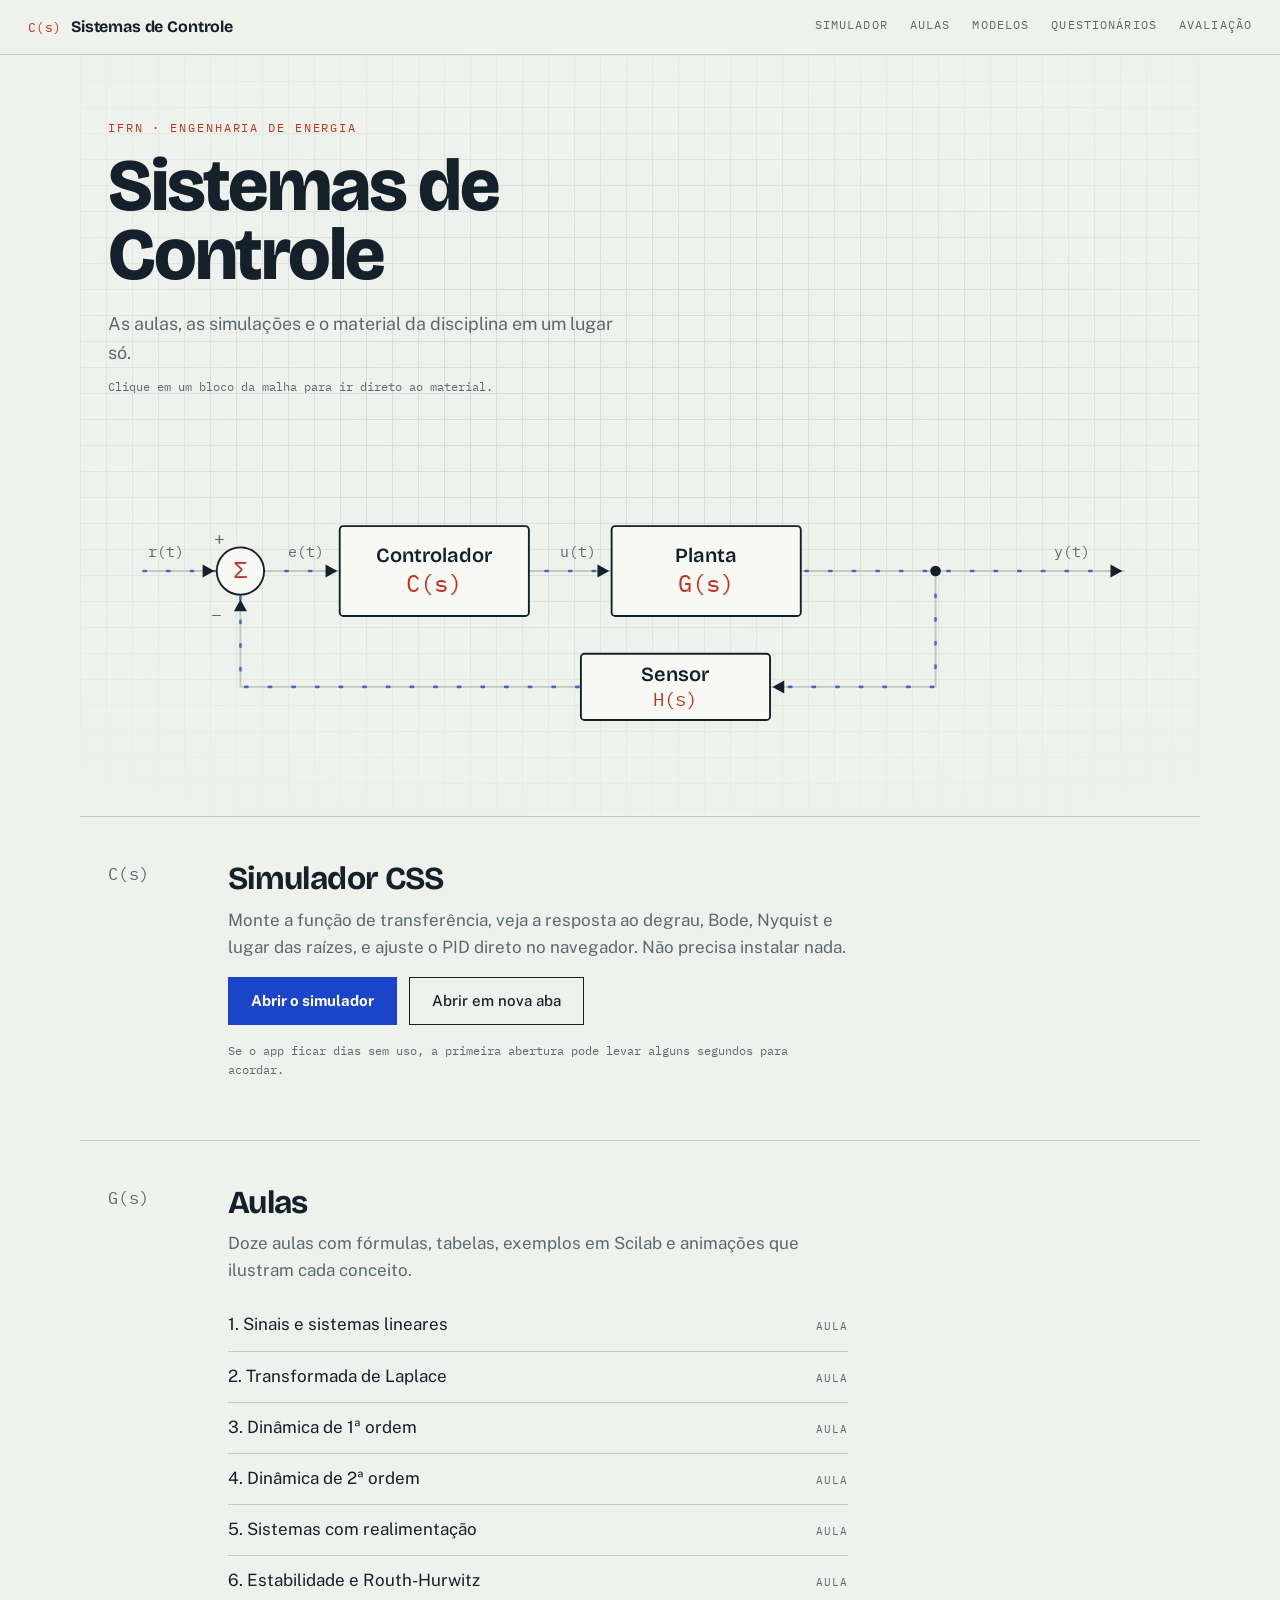
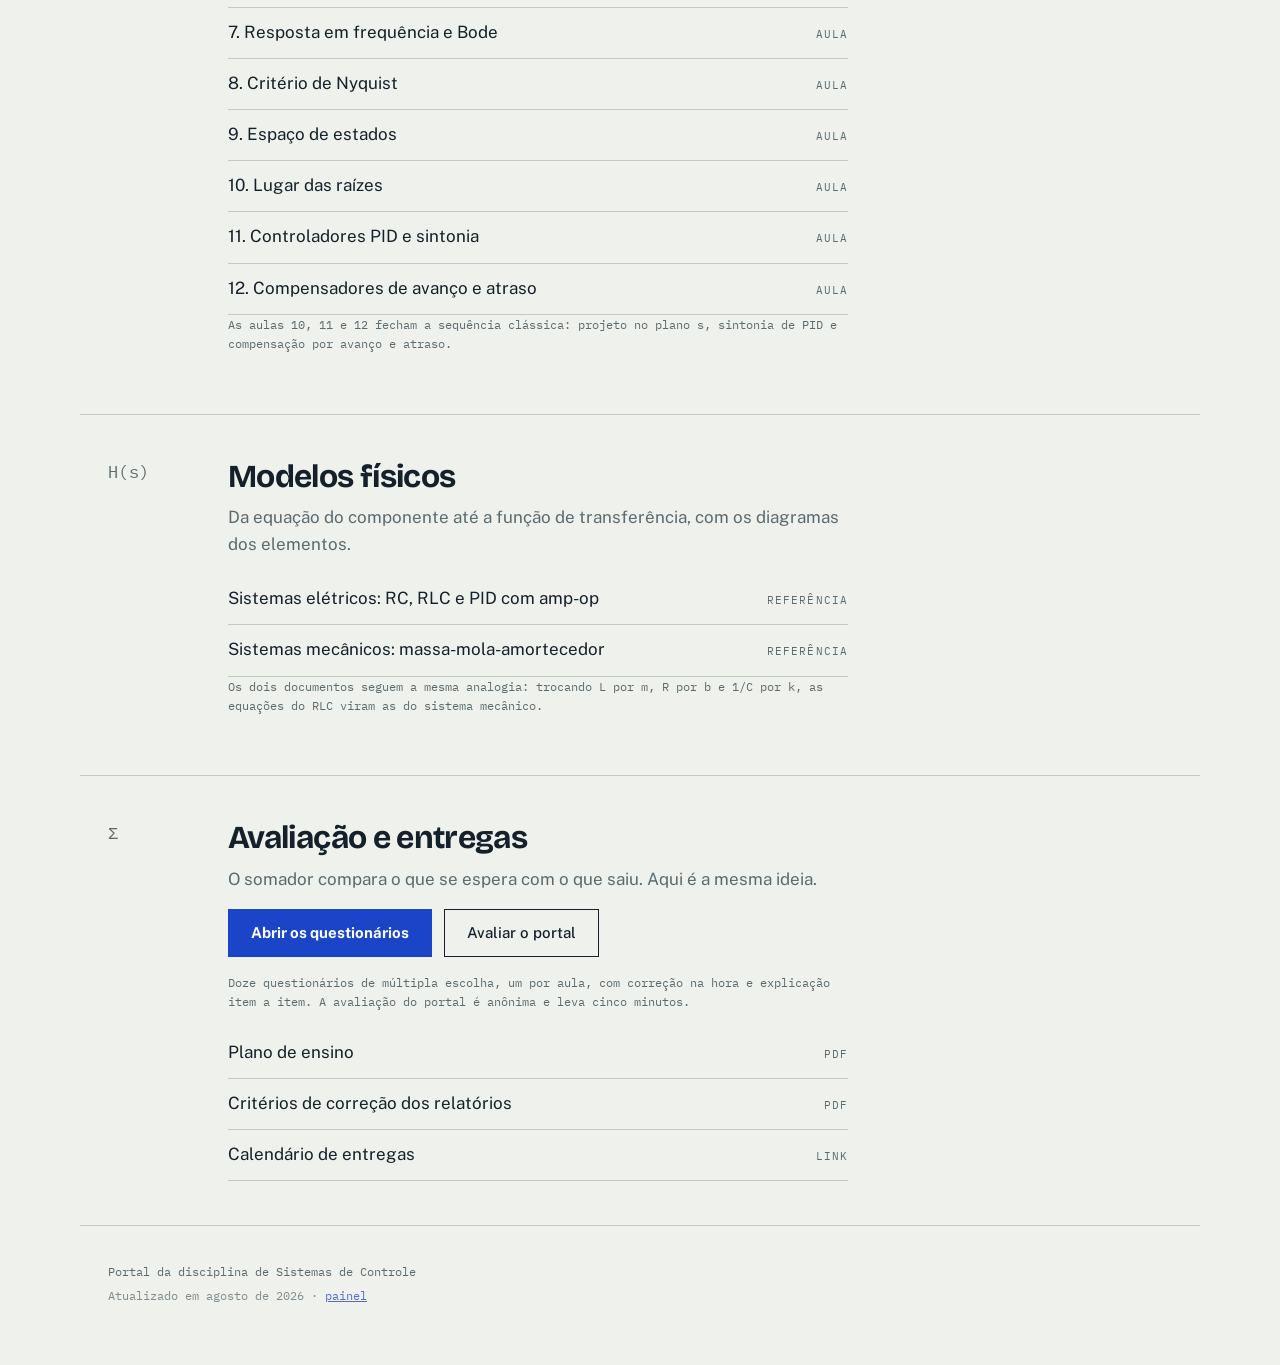
<file: index.html>
<!DOCTYPE html>
<html lang="pt-BR">
<head>
<meta charset="utf-8">
<meta name="viewport" content="width=device-width, initial-scale=1">
<title>Sistemas de Controle — Portal da disciplina</title>
<meta name="description" content="Portal da disciplina de Sistemas de Controle: aulas, simulações interativas, modelos físicos e avaliação.">
<link rel="preconnect" href="https://fonts.googleapis.com">
<link rel="preconnect" href="https://fonts.gstatic.com" crossorigin>
<link href="https://fonts.googleapis.com/css2?family=Bricolage+Grotesque:opsz,wght@12..96,400;12..96,600;12..96,800&family=IBM+Plex+Mono:wght@400;500&family=Public+Sans:wght@400;500;700&display=swap" rel="stylesheet">
<link rel="stylesheet" href="estilo.css">
</head>
<body>

<header class="barra">
  <a class="marca" href="index.html">
    <span class="marca-sig">C(s)</span>
    <span class="marca-txt">Sistemas de Controle</span>
  </a>
  <nav class="nav" aria-label="Seções do portal">
    <a href="#simulador">Simulador</a>
    <a href="#aulas">Aulas</a>
    <a href="#modelos">Modelos</a>
    <a href="questionario.html">Questionários</a>
    <a href="#avaliacao">Avaliação</a>
  </nav>
</header>

<main>

  <section class="hero">
    <div class="hero-txt">
      <p class="eyebrow">IFRN &middot; Engenharia de Energia</p>
      <h1>Sistemas de<br>Controle</h1>
      <p class="lead">As aulas, as simulações e o material da disciplina em um lugar só.</p>
      <p class="dica">Clique em um bloco da malha para ir direto ao material.</p>
    </div>

    <figure class="diagrama-wrap">
      <svg class="diagrama" viewBox="0 0 900 270" role="img" aria-labelledby="dg-t dg-d" preserveAspectRatio="xMidYMid meet">
        <title id="dg-t">Diagrama de blocos de um sistema de controle em malha fechada</title>
        <desc id="dg-d">A referência entra em um somador, passa pelo controlador C de s e pela planta G de s, gerando a saída. A saída retorna pelo sensor H de s até o somador. Cada bloco é um atalho para uma seção do portal.</desc>

        <defs>
          <polygon id="seta" points="0,0 -10,-5.5 -10,5.5"></polygon>
        </defs>

        <g class="trilha">
          <path d="M 30 110 H 860"></path>
          <path d="M 700 110 V 208 H 112 V 110"></path>
        </g>
        <g class="fluxo" aria-hidden="true">
          <path d="M 30 110 H 860"></path>
          <path d="M 700 110 V 208 H 112 V 110"></path>
        </g>

        <g class="setas">
          <use href="#seta" transform="translate(90,110)"></use>
          <use href="#seta" transform="translate(194,110)"></use>
          <use href="#seta" transform="translate(424,110)"></use>
          <use href="#seta" transform="translate(858,110)"></use>
          <use href="#seta" transform="translate(562,208) rotate(180)"></use>
          <use href="#seta" transform="translate(112,134) rotate(-90)"></use>
        </g>

        <circle class="no" cx="700" cy="110" r="4.5"></circle>

        <a href="#avaliacao" class="bloco bloco-soma">
          <circle cx="112" cy="110" r="20"></circle>
          <text class="sinal-op" x="94" y="88">+</text>
          <text class="sinal-op" x="92" y="152">&minus;</text>
          <text class="bloco-fn" x="112" y="116">&Sigma;</text>
        </a>

        <a href="#simulador" class="bloco">
          <rect x="196" y="72" width="160" height="76" rx="3"></rect>
          <text class="bloco-nome" x="276" y="102">Controlador</text>
          <text class="bloco-fn" x="276" y="128">C(s)</text>
        </a>

        <a href="#aulas" class="bloco">
          <rect x="426" y="72" width="160" height="76" rx="3"></rect>
          <text class="bloco-nome" x="506" y="102">Planta</text>
          <text class="bloco-fn" x="506" y="128">G(s)</text>
        </a>

        <a href="#modelos" class="bloco">
          <rect x="400" y="180" width="160" height="56" rx="3"></rect>
          <text class="bloco-nome" x="480" y="203">Sensor</text>
          <text class="bloco-fn bloco-fn-sm" x="480" y="224">H(s)</text>
        </a>

        <g class="rotulo">
          <text x="34" y="98">r(t)</text>
          <text x="152" y="98">e(t)</text>
          <text x="382" y="98">u(t)</text>
          <text x="800" y="98">y(t)</text>
        </g>
      </svg>
    </figure>
  </section>

  <section id="simulador" class="secao">
    <p class="marcador">C(s)</p>
    <div class="secao-corpo">
      <h2>Simulador CSS</h2>
      <p>Monte a função de transferência, veja a resposta ao degrau, Bode, Nyquist e lugar das raízes, e ajuste o PID direto no navegador. Não precisa instalar nada.</p>
      <p class="acoes">
        <a class="btn" href="simulador.html">Abrir o simulador</a>
        <a class="btn btn-fantasma" href="https://projeto-css-sintonia-ifrn.streamlit.app/" target="_blank" rel="noopener">Abrir em nova aba</a>
      </p>
      <p class="nota">Se o app ficar dias sem uso, a primeira abertura pode levar alguns segundos para acordar.</p>
    </div>
  </section>

  <section id="aulas" class="secao">
    <p class="marcador">G(s)</p>
    <div class="secao-corpo">
      <h2>Aulas</h2>
      <p>Doze aulas com fórmulas, tabelas, exemplos em Scilab e animações que ilustram cada conceito.</p>
      <ul class="lista">
        <li><a href="aula.html?f=01_sinais_e_sistemas">1. Sinais e sistemas lineares</a><span>Aula</span></li>
        <li><a href="aula.html?f=02_laplace">2. Transformada de Laplace</a><span>Aula</span></li>
        <li><a href="aula.html?f=03_dinamica_ordem1">3. Dinâmica de 1ª ordem</a><span>Aula</span></li>
        <li><a href="aula.html?f=04_dinamica_ordem2">4. Dinâmica de 2ª ordem</a><span>Aula</span></li>
        <li><a href="aula.html?f=05_realimentacao">5. Sistemas com realimentação</a><span>Aula</span></li>
        <li><a href="aula.html?f=06_estabilidade">6. Estabilidade e Routh-Hurwitz</a><span>Aula</span></li>
        <li><a href="aula.html?f=07_frequencia_bode">7. Resposta em frequência e Bode</a><span>Aula</span></li>
        <li><a href="aula.html?f=08_nyquist">8. Critério de Nyquist</a><span>Aula</span></li>
        <li><a href="aula.html?f=09_espaco_de_estados">9. Espaço de estados</a><span>Aula</span></li>
        <li><a href="aula.html?f=10_lugar_das_raizes">10. Lugar das raízes</a><span>Aula</span></li>
        <li><a href="aula.html?f=11_pid_e_sintonia">11. Controladores PID e sintonia</a><span>Aula</span></li>
        <li><a href="aula.html?f=12_compensadores">12. Compensadores de avanço e atraso</a><span>Aula</span></li>
      </ul>
      <p class="nota">As aulas 10, 11 e 12 fecham a sequência clássica: projeto no plano s, sintonia de PID e compensação por avanço e atraso.</p>
    </div>
  </section>

  <section id="modelos" class="secao">
    <p class="marcador">H(s)</p>
    <div class="secao-corpo">
      <h2>Modelos físicos</h2>
      <p>Da equação do componente até a função de transferência, com os diagramas dos elementos.</p>
      <ul class="lista">
        <li><a href="aula.html?f=teoria_sistemas_eletricos">Sistemas elétricos: RC, RLC e PID com amp-op</a><span>Referência</span></li>
        <li><a href="aula.html?f=teoria_sistemas_mecanicos">Sistemas mecânicos: massa-mola-amortecedor</a><span>Referência</span></li>
      </ul>
      <p class="nota">Os dois documentos seguem a mesma analogia: trocando L por m, R por b e 1/C por k, as equações do RLC viram as do sistema mecânico.</p>
    </div>
  </section>

  <section id="avaliacao" class="secao">
    <p class="marcador">&Sigma;</p>
    <div class="secao-corpo">
      <h2>Avaliação e entregas</h2>
      <p>O somador compara o que se espera com o que saiu. Aqui é a mesma ideia.</p>
      <p class="acoes">
        <a class="btn" href="questionario.html">Abrir os questionários</a>
        <a class="btn btn-fantasma" href="avaliacao.html">Avaliar o portal</a>
      </p>
      <p class="nota">Doze questionários de múltipla escolha, um por aula, com correção na hora e explicação item a item. A avaliação do portal é anônima e leva cinco minutos.</p>
      <ul class="lista">
        <li><a href="#">Plano de ensino</a><span>PDF</span></li>
        <li><a href="#">Critérios de correção dos relatórios</a><span>PDF</span></li>
        <li><a href="#">Calendário de entregas</a><span>Link</span></li>
      </ul>
    </div>
  </section>

</main>

<footer class="rodape">
  <p>Portal da disciplina de Sistemas de Controle</p>
  <p class="rodape-sec">Atualizado em <time datetime="2026-08">agosto de 2026</time> &middot; <a href="painel.html">painel</a></p>
</footer>

</body>
</html>
</file>
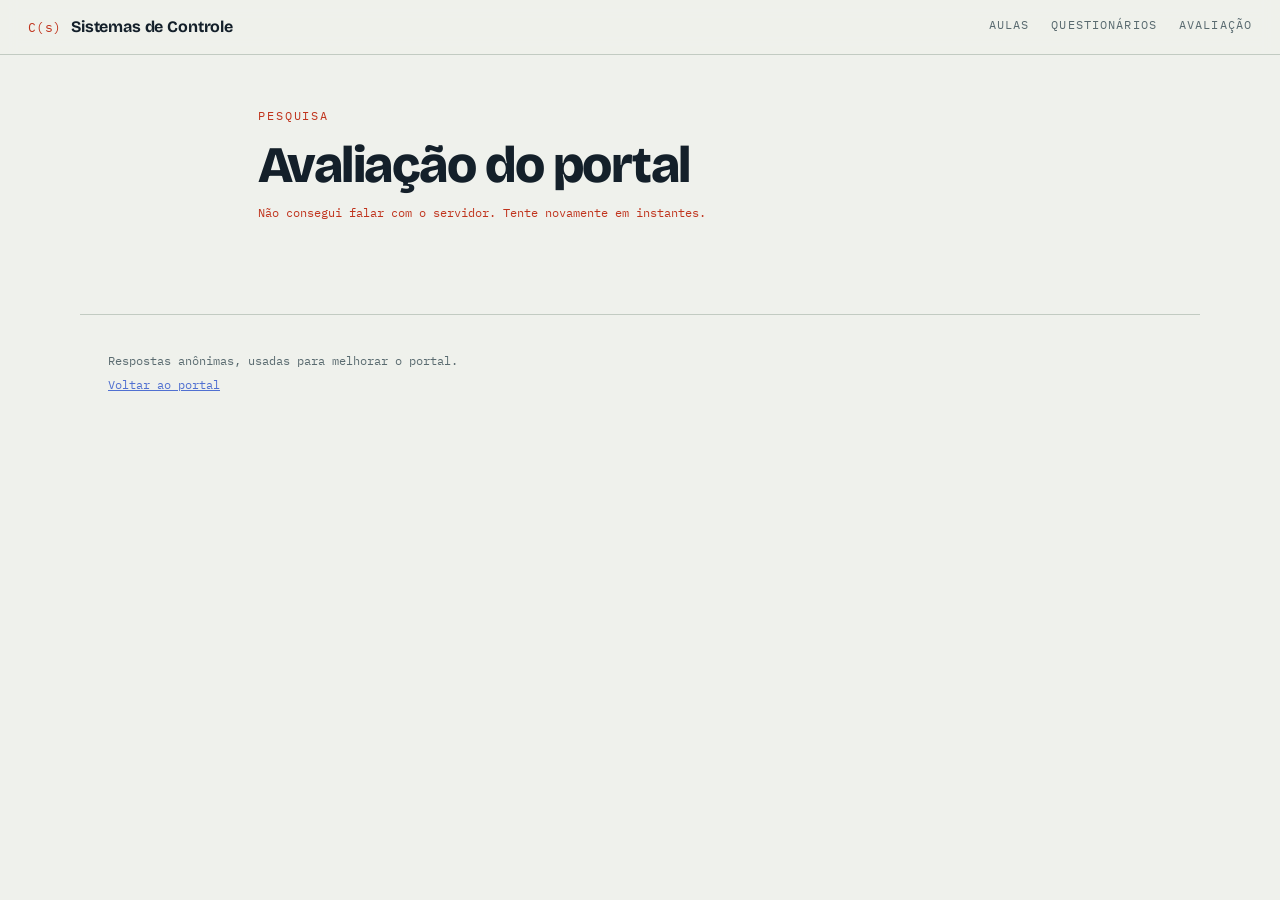
<file: avaliacao.html>
<!DOCTYPE html>
<html lang="pt-BR">
<head>
<meta charset="utf-8">
<meta name="viewport" content="width=device-width, initial-scale=1">
<title>Avaliação do portal — Sistemas de Controle</title>
<link rel="preconnect" href="https://fonts.googleapis.com">
<link rel="preconnect" href="https://fonts.gstatic.com" crossorigin>
<link href="https://fonts.googleapis.com/css2?family=Bricolage+Grotesque:opsz,wght@12..96,400;12..96,600;12..96,800&family=IBM+Plex+Mono:wght@400;500&family=Public+Sans:wght@400;500;700&display=swap" rel="stylesheet">
<link rel="stylesheet" href="estilo.css">
</head>
<body>

<header class="barra">
  <a class="marca" href="index.html">
    <span class="marca-sig">C(s)</span>
    <span class="marca-txt">Sistemas de Controle</span>
  </a>
  <nav class="nav" aria-label="Seções do portal">
    <a href="index.html#aulas">Aulas</a>
    <a href="questionario.html">Questionários</a>
    <a href="index.html#avaliacao">Avaliação</a>
  </nav>
</header>

<main class="quiz">

  <div class="quiz-topo">
    <p class="eyebrow">Pesquisa</p>
    <h1 id="av-titulo">Avaliação do portal</h1>
    <p class="lead" id="av-apresentacao">Carregando…</p>
    <p class="nota" id="av-estado">Conectando ao servidor…</p>
  </div>

  <form id="av-form" hidden autocomplete="off">
    <div id="av-perfil"></div>
    <div id="av-itens"></div>
    <div id="av-abertas"></div>

    <div class="quiz-acoes">
      <button type="submit" class="btn" id="av-enviar">Enviar avaliação</button>
      <span class="progresso" id="av-progresso"></span>
    </div>
    <p class="nota" id="av-aviso"></p>
  </form>

  <section id="av-fim" hidden></section>

</main>

<footer class="rodape">
  <p>Respostas anônimas, usadas para melhorar o portal.</p>
  <p class="rodape-sec"><a href="index.html">Voltar ao portal</a></p>
</footer>

<script src="config.js"></script>
<script src="avaliacao.js"></script>
</body>
</html>
</file>
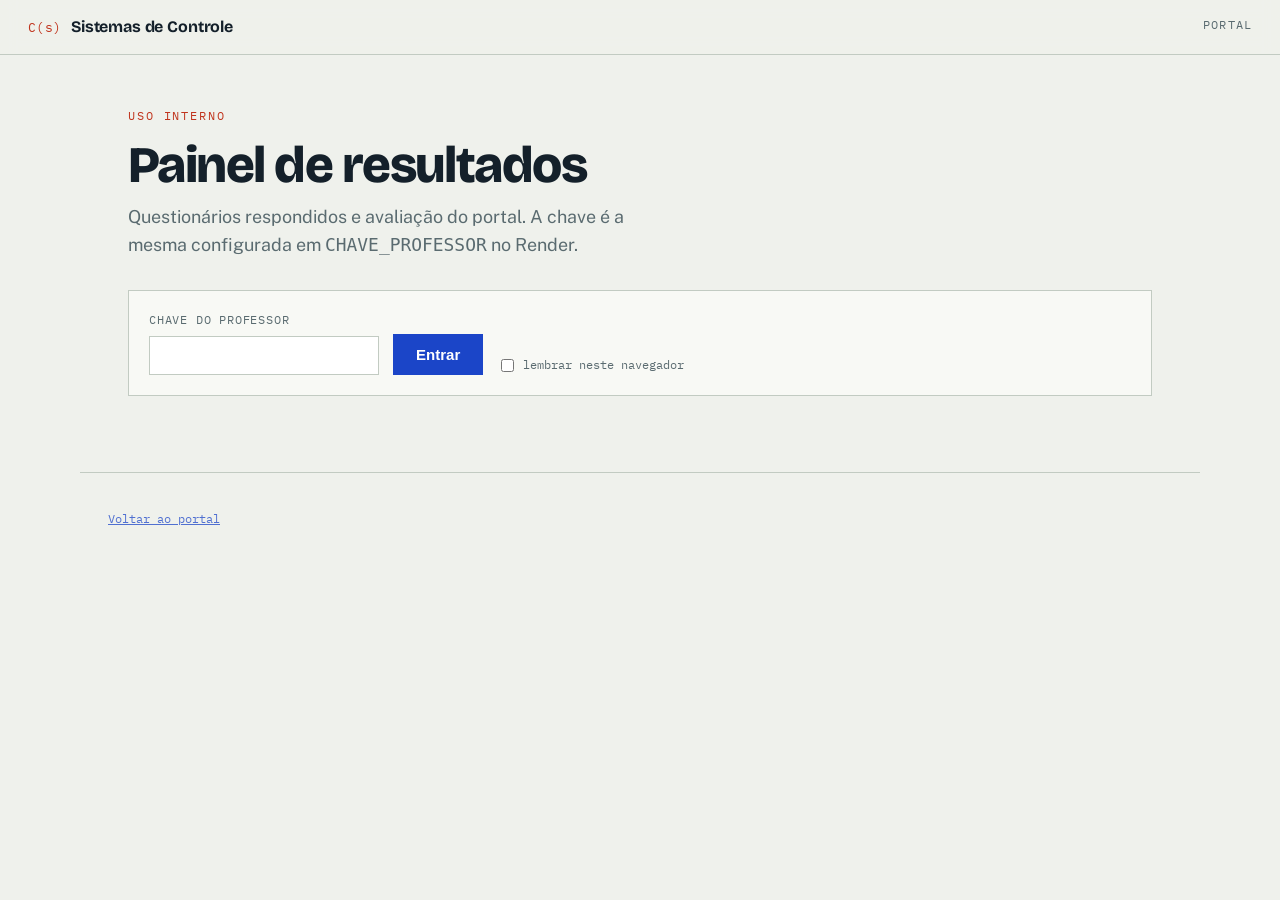
<file: painel.html>
<!DOCTYPE html>
<html lang="pt-BR">
<head>
<meta charset="utf-8">
<meta name="viewport" content="width=device-width, initial-scale=1">
<meta name="robots" content="noindex">
<title>Painel — Sistemas de Controle</title>
<link rel="preconnect" href="https://fonts.googleapis.com">
<link rel="preconnect" href="https://fonts.gstatic.com" crossorigin>
<link href="https://fonts.googleapis.com/css2?family=Bricolage+Grotesque:opsz,wght@12..96,400;12..96,600;12..96,800&family=IBM+Plex+Mono:wght@400;500&family=Public+Sans:wght@400;500;700&display=swap" rel="stylesheet">
<link rel="stylesheet" href="estilo.css">
</head>
<body>

<header class="barra">
  <a class="marca" href="index.html">
    <span class="marca-sig">C(s)</span>
    <span class="marca-txt">Sistemas de Controle</span>
  </a>
  <nav class="nav" aria-label="Seções do portal">
    <a href="index.html">Portal</a>
  </nav>
</header>

<main class="quiz painel">

  <div class="quiz-topo">
    <p class="eyebrow">Uso interno</p>
    <h1>Painel de resultados</h1>
    <p class="lead">Questionários respondidos e avaliação do portal. A chave é a mesma configurada em <code>CHAVE_PROFESSOR</code> no Render.</p>
  </div>

  <form id="p-entrar" class="ident-solo">
    <label>Chave do professor
      <input type="password" id="p-chave" autocomplete="current-password" required>
    </label>
    <button class="btn" type="submit">Entrar</button>
    <label class="lembrar"><input type="checkbox" id="p-lembrar"> lembrar neste navegador</label>
  </form>

  <p class="nota" id="p-estado"></p>

  <div id="p-conteudo" hidden>
    <nav class="abas" id="p-abas">
      <button class="aba ativa" data-aba="questionarios" type="button">Questionários</button>
      <button class="aba" data-aba="avaliacao" type="button">Avaliação do portal</button>
      <button class="aba" data-aba="tentativas" type="button">Tentativas</button>
    </nav>
    <section id="p-painel"></section>
  </div>

</main>

<footer class="rodape">
  <p class="rodape-sec"><a href="index.html">Voltar ao portal</a></p>
</footer>

<script src="config.js"></script>
<script src="painel.js"></script>
</body>
</html>
</file>
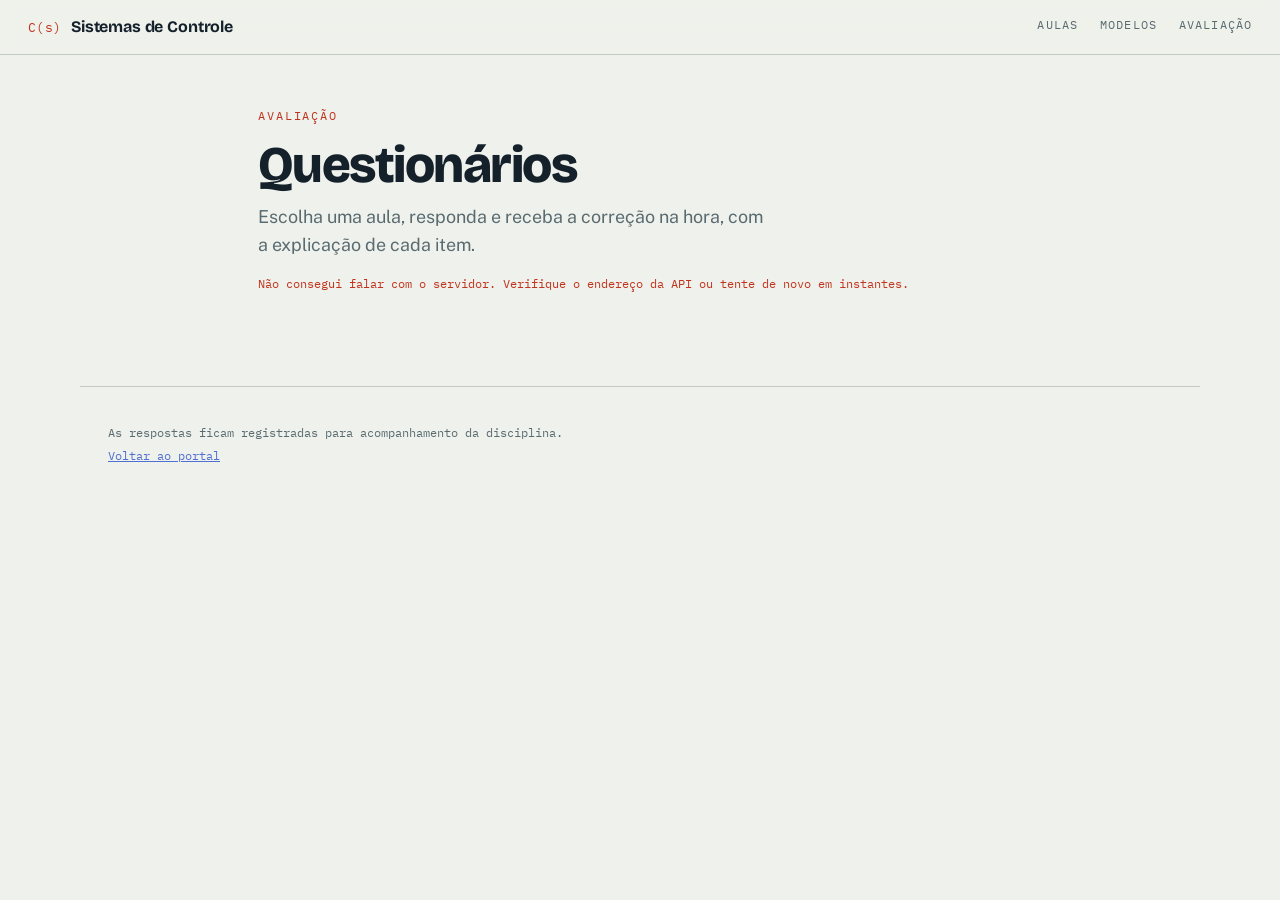
<file: questionario.html>
<!DOCTYPE html>
<html lang="pt-BR">
<head>
<meta charset="utf-8">
<meta name="viewport" content="width=device-width, initial-scale=1">
<title>Questionários — Sistemas de Controle</title>
<link rel="preconnect" href="https://fonts.googleapis.com">
<link rel="preconnect" href="https://fonts.gstatic.com" crossorigin>
<link href="https://fonts.googleapis.com/css2?family=Bricolage+Grotesque:opsz,wght@12..96,400;12..96,600;12..96,800&family=IBM+Plex+Mono:wght@400;500&family=Public+Sans:wght@400;500;700&display=swap" rel="stylesheet">
<link rel="stylesheet" href="estilo.css">
</head>
<body>

<header class="barra">
  <a class="marca" href="index.html">
    <span class="marca-sig">C(s)</span>
    <span class="marca-txt">Sistemas de Controle</span>
  </a>
  <nav class="nav" aria-label="Seções do portal">
    <a href="index.html#aulas">Aulas</a>
    <a href="index.html#modelos">Modelos</a>
    <a href="index.html#avaliacao">Avaliação</a>
  </nav>
</header>

<main class="quiz">

  <div class="quiz-topo">
    <p class="eyebrow">Avaliação</p>
    <h1 id="quiz-titulo">Questionários</h1>
    <p class="lead" id="quiz-lead">Escolha uma aula, responda e receba a correção na hora, com a explicação de cada item.</p>
    <p class="nota" id="quiz-estado">Conectando ao servidor…</p>
  </div>

  <!-- lista de questionários -->
  <section id="quiz-lista" hidden>
    <ul class="lista" id="quiz-lista-ul"></ul>
  </section>

  <!-- formulário -->
  <form id="quiz-form" hidden autocomplete="off">
    <fieldset class="ident">
      <legend>Identificação</legend>
      <div class="ident-grid">
        <label>Nome completo
          <input type="text" id="f-nome" required minlength="2" maxlength="80">
        </label>
        <label>Matrícula
          <input type="text" id="f-matricula" required maxlength="30">
        </label>
        <label>Turma
          <input type="text" id="f-turma" maxlength="40" placeholder="opcional">
        </label>
      </div>
    </fieldset>

    <div id="quiz-questoes"></div>

    <div class="quiz-acoes">
      <button type="submit" class="btn" id="f-enviar">Enviar respostas</button>
      <a class="btn btn-fantasma" href="questionario.html">Trocar de questionário</a>
    </div>
    <p class="nota" id="f-aviso"></p>
  </form>

  <!-- resultado -->
  <section id="quiz-resultado" hidden></section>

</main>

<footer class="rodape">
  <p>As respostas ficam registradas para acompanhamento da disciplina.</p>
  <p class="rodape-sec"><a href="index.html">Voltar ao portal</a></p>
</footer>

<script src="config.js"></script>
<script src="questionario.js"></script>
</body>
</html>
</file>
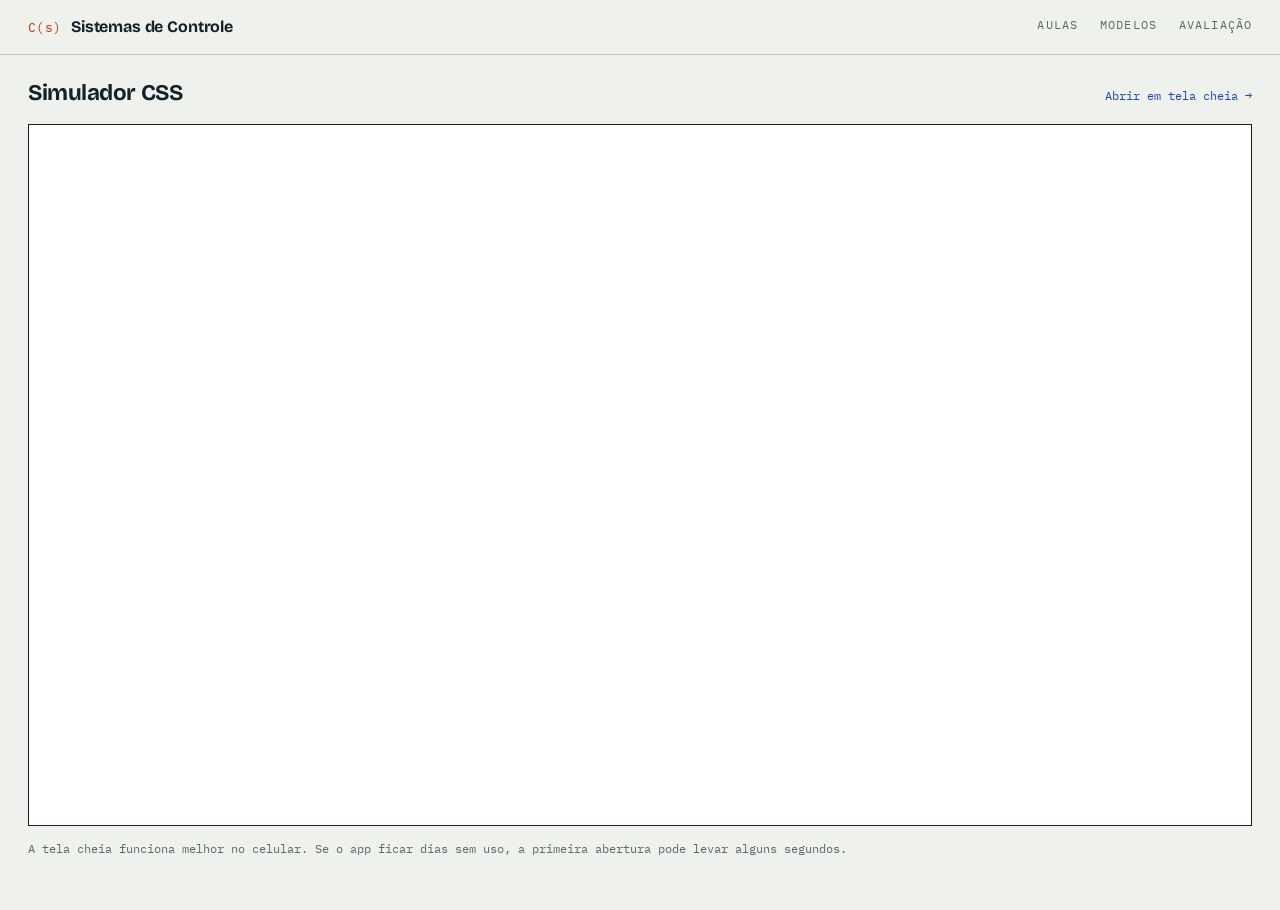
<file: simulador.html>
<!DOCTYPE html>
<html lang="pt-BR">
<head>
<meta charset="utf-8">
<meta name="viewport" content="width=device-width, initial-scale=1">
<title>Simulador CSS — Sistemas de Controle</title>
<link rel="preconnect" href="https://fonts.googleapis.com">
<link rel="preconnect" href="https://fonts.gstatic.com" crossorigin>
<link href="https://fonts.googleapis.com/css2?family=Bricolage+Grotesque:opsz,wght@12..96,400;12..96,600;12..96,800&family=IBM+Plex+Mono:wght@400;500&family=Public+Sans:wght@400;500;700&display=swap" rel="stylesheet">
<link rel="stylesheet" href="estilo.css">
</head>
<body>

<header class="barra">
  <a class="marca" href="index.html">
    <span class="marca-sig">C(s)</span>
    <span class="marca-txt">Sistemas de Controle</span>
  </a>
  <nav class="nav" aria-label="Seções do portal">
    <a href="index.html#aulas">Aulas</a>
    <a href="index.html#modelos">Modelos</a>
    <a href="index.html#avaliacao">Avaliação</a>
  </nav>
</header>

<main class="palco">
  <div class="palco-topo">
    <h1>Simulador CSS</h1>
    <a class="voltar" href="https://projeto-css-sintonia-ifrn.streamlit.app/" target="_blank" rel="noopener">Abrir em tela cheia &rarr;</a>
  </div>

  <div class="moldura">
    <!--
      O parâmetro ?embed=true é obrigatório.
      Sem ele o Streamlit Community Cloud bloqueia a exibição dentro de um iframe.
    -->
    <iframe
      src="https://projeto-css-sintonia-ifrn.streamlit.app/?embed=true"
      title="Simulador de Sistemas de Controle"
      allow="clipboard-write"
      loading="lazy"></iframe>
  </div>

  <p class="nota">A tela cheia funciona melhor no celular. Se o app ficar dias sem uso, a primeira abertura pode levar alguns segundos.</p>
</main>

</body>
</html>
</file>
<file: estilo.css>
/* ============================================================
   Portal de Sistemas de Controle
   Paleta: papel de registrador gráfico + tinta cobalto
   ============================================================ */

:root{
  --papel:      #EFF1EC;
  --papel-alto: #F8F9F5;
  --grade:      #D8DED6;
  --linha:      #C2CBC2;
  --tinta:      #14202A;
  --suave:      #5A6B70;
  --cobalto:    #1B45C8;
  --pena:       #C0341D;
  --verde:      #0F7B54;

  --f-display: "Bricolage Grotesque", "Public Sans", system-ui, sans-serif;
  --f-corpo:   "Public Sans", system-ui, -apple-system, sans-serif;
  --f-mono:    "IBM Plex Mono", ui-monospace, "SF Mono", monospace;

  --larg: 1120px;
}

*,*::before,*::after{ box-sizing:border-box; }

html{ scroll-behavior:smooth; scroll-padding-top:84px; }

body{
  margin:0;
  background:var(--papel);
  color:var(--tinta);
  font-family:var(--f-corpo);
  font-size:17px;
  line-height:1.6;
  -webkit-font-smoothing:antialiased;
}

a{ color:var(--cobalto); }

:focus-visible{
  outline:2px solid var(--cobalto);
  outline-offset:3px;
}

/* ---------------- barra superior ---------------- */

.barra{
  position:sticky; top:0; z-index:20;
  display:flex; align-items:center; justify-content:space-between;
  gap:24px;
  padding:14px 28px;
  background:rgba(239,241,236,.9);
  backdrop-filter:blur(8px);
  border-bottom:1px solid var(--linha);
}

.marca{
  display:flex; align-items:baseline; gap:10px;
  text-decoration:none; color:var(--tinta);
}
.marca-sig{
  font-family:var(--f-mono); font-size:.82rem;
  color:var(--pena); letter-spacing:.02em;
}
.marca-txt{
  font-family:var(--f-display); font-weight:700;
  font-size:1rem; letter-spacing:-.01em;
}

.nav{ display:flex; gap:22px; }
.nav a{
  font-family:var(--f-mono); font-size:.78rem;
  text-transform:uppercase; letter-spacing:.09em;
  color:var(--suave); text-decoration:none;
  padding-bottom:2px; border-bottom:1px solid transparent;
}
.nav a:hover{ color:var(--tinta); border-bottom-color:var(--pena); }

/* ---------------- hero ---------------- */

.hero{
  position:relative;
  max-width:var(--larg);
  margin:0 auto;
  padding:64px 28px 56px;
}
.hero::before{
  content:"";
  position:absolute; inset:0;
  pointer-events:none;
  background-image:
    linear-gradient(var(--grade) 1px, transparent 1px),
    linear-gradient(90deg, var(--grade) 1px, transparent 1px);
  background-size:26px 26px;
  -webkit-mask-image:radial-gradient(120% 80% at 50% 45%, #000 20%, transparent 76%);
          mask-image:radial-gradient(120% 80% at 50% 45%, #000 20%, transparent 76%);
}
.hero > *{ position:relative; z-index:1; }

.eyebrow{
  margin:0 0 14px;
  font-family:var(--f-mono); font-size:.74rem;
  text-transform:uppercase; letter-spacing:.16em;
  color:var(--pena);
}

.hero h1{
  margin:0 0 20px;
  font-family:var(--f-display);
  font-weight:800;
  font-size:clamp(2.6rem, 7vw, 4.6rem);
  line-height:.94;
  letter-spacing:-.03em;
}

.lead{
  margin:0 0 10px;
  max-width:46ch;
  font-size:1.12rem;
  color:var(--suave);
}

.dica{
  margin:0;
  font-family:var(--f-mono);
  font-size:.78rem;
  color:var(--suave);
}

/* ---------------- diagrama ---------------- */

.diagrama-wrap{
  margin:44px 0 0;
  padding:0;
}
.diagrama{
  display:block;
  width:100%; height:auto;
}

.diagrama .trilha path{
  fill:none; stroke:var(--linha); stroke-width:1.6;
}
.diagrama .fluxo path{
  fill:none; stroke:var(--cobalto); stroke-width:2.2;
  stroke-linecap:round;
  stroke-dasharray:2 18;
  animation:corre 3.4s linear infinite;
  opacity:.75;
}
@keyframes corre{ to{ stroke-dashoffset:-80; } }

.diagrama .setas use{ fill:var(--tinta); }
.diagrama .no{ fill:var(--tinta); }

.diagrama .bloco rect,
.diagrama .bloco circle{
  fill:var(--papel-alto);
  stroke:var(--tinta);
  stroke-width:1.6;
  transition:stroke .18s ease, fill .18s ease;
}
.diagrama .bloco{ cursor:pointer; }
.diagrama .bloco:hover rect,
.diagrama .bloco:hover circle,
.diagrama .bloco:focus-visible rect,
.diagrama .bloco:focus-visible circle{
  stroke:var(--cobalto);
  stroke-width:2.4;
  fill:#fff;
}

.diagrama .bloco-nome{
  font-family:var(--f-display); font-weight:600; font-size:17px;
  fill:var(--tinta); text-anchor:middle;
}
.diagrama .bloco-fn{
  font-family:var(--f-mono); font-size:20px;
  fill:var(--pena); text-anchor:middle;
}
.diagrama .bloco-fn-sm{ font-size:16px; }
.diagrama .sinal-op{
  font-family:var(--f-mono); font-size:15px;
  fill:var(--suave); text-anchor:middle;
}
.diagrama .rotulo text{
  font-family:var(--f-mono); font-size:13px; fill:var(--suave);
}

/* ---------------- seções ---------------- */

.secao{
  max-width:var(--larg);
  margin:0 auto;
  padding:44px 28px;
  display:grid;
  grid-template-columns:92px 1fr;
  gap:28px;
  border-top:1px solid var(--linha);
}

.marcador{
  margin:6px 0 0;
  font-family:var(--f-mono);
  font-size:1.05rem;
  color:var(--pena);
  letter-spacing:.02em;
}

.secao-corpo{ max-width:62ch; }

.secao h2{
  margin:0 0 10px;
  font-family:var(--f-display);
  font-weight:700;
  font-size:clamp(1.5rem, 3vw, 2rem);
  letter-spacing:-.02em;
  line-height:1.1;
}

.secao p{ margin:0 0 16px; color:var(--suave); }

.nota{
  font-family:var(--f-mono);
  font-size:.76rem;
  color:var(--suave);
}

/* ações */

.acoes{ display:flex; flex-wrap:wrap; gap:12px; }

.btn{
  display:inline-block;
  padding:11px 22px;
  background:var(--cobalto);
  color:#fff;
  font-weight:700;
  font-size:.94rem;
  text-decoration:none;
  border:1.6px solid var(--cobalto);
  transition:background .18s ease, color .18s ease;
}
.btn:hover{ background:#12329a; border-color:#12329a; }

.btn-fantasma{
  background:transparent;
  color:var(--tinta);
  border-color:var(--tinta);
  font-weight:500;
}
.btn-fantasma:hover{ background:var(--tinta); color:var(--papel); border-color:var(--tinta); }

/* listas de material */

.lista{ list-style:none; margin:0; padding:0; }
.lista li{
  display:flex; align-items:baseline; justify-content:space-between;
  gap:16px;
  padding:11px 0;
  border-bottom:1px solid var(--linha);
}
.lista a{
  text-decoration:none;
  color:var(--tinta);
  border-bottom:1px solid transparent;
}
.lista a:hover{ color:var(--cobalto); border-bottom-color:var(--cobalto); }
.lista span{
  flex:none;
  font-family:var(--f-mono); font-size:.7rem;
  text-transform:uppercase; letter-spacing:.1em;
  color:var(--suave);
}

/* ---------------- rodapé ---------------- */

.rodape{
  max-width:var(--larg);
  margin:0 auto;
  padding:36px 28px 56px;
  border-top:1px solid var(--linha);
  font-family:var(--f-mono);
  font-size:.76rem;
  color:var(--suave);
}
.rodape p{ margin:0 0 4px; }
.rodape-sec{ opacity:.75; }

/* ---------------- página do simulador ---------------- */

.palco{
  max-width:1400px;
  margin:0 auto;
  padding:20px 28px 40px;
}
.palco-topo{
  display:flex; align-items:baseline; justify-content:space-between;
  flex-wrap:wrap; gap:12px;
  margin-bottom:14px;
}
.palco h1{
  margin:0;
  font-family:var(--f-display); font-weight:700;
  font-size:1.4rem; letter-spacing:-.02em;
}
.moldura{
  border:1.6px solid var(--tinta);
  background:#fff;
  height:78vh;
  min-height:560px;
}
.moldura iframe{
  display:block; width:100%; height:100%; border:0;
}
.voltar{
  font-family:var(--f-mono); font-size:.78rem;
  text-decoration:none;
}
.voltar:hover{ text-decoration:underline; }

/* ---------------- responsivo ---------------- */

@media (max-width:760px){
  body{ font-size:16px; }
  .barra{ padding:12px 18px; flex-wrap:wrap; gap:10px; }
  .nav{ gap:14px; }
  .nav a{ font-size:.7rem; }
  .hero{ padding:44px 18px 40px; }
  .diagrama-wrap{ overflow-x:auto; margin:32px -18px 0; padding:0 18px; }
  .diagrama{ min-width:660px; }
  .secao{
    grid-template-columns:1fr;
    gap:6px;
    padding:34px 18px;
  }
  .marcador{ margin:0; }
  .rodape{ padding:28px 18px 44px; }
  .palco{ padding:16px 18px 32px; }
  .moldura{ height:72vh; min-height:460px; }
  .lista li{ flex-direction:column; gap:2px; }
}

@media (prefers-reduced-motion: reduce){
  html{ scroll-behavior:auto; }
  .diagrama .fluxo path{ animation:none; stroke-dasharray:2 12; opacity:.5; }
  *{ transition-duration:.01ms !important; }
}

/* ============================================================
   Leitor de aulas
   ============================================================ */

.leitura{
  max-width:1180px;
  margin:0 auto;
  padding:34px 28px 60px;
  display:grid;
  grid-template-columns:236px minmax(0,1fr);
  gap:44px;
  align-items:start;
}

.sumario{
  position:sticky; top:84px;
  border-left:2px solid var(--pena);
  padding-left:16px;
}
.sumario-tit{
  margin:0 0 10px;
  font-family:var(--f-mono); font-size:.7rem;
  text-transform:uppercase; letter-spacing:.14em;
  color:var(--pena);
}
.sumario ul{ list-style:none; margin:0; padding:0; }
.sumario li{ margin-bottom:7px; }
.sumario a{
  font-size:.84rem; line-height:1.35;
  color:var(--suave); text-decoration:none;
  display:block;
}
.sumario a:hover{ color:var(--cobalto); }

.texto{ min-width:0; }
.carregando{ color:var(--suave); font-family:var(--f-mono); font-size:.85rem; }

.texto h1{
  margin:0 0 26px;
  font-family:var(--f-display); font-weight:800;
  font-size:clamp(1.9rem,4.4vw,3rem);
  line-height:1.04; letter-spacing:-.03em;
}
.texto h2{
  margin:44px 0 14px;
  padding-top:20px;
  border-top:1px solid var(--linha);
  font-family:var(--f-display); font-weight:700;
  font-size:1.42rem; letter-spacing:-.02em;
}
.texto h3{
  margin:26px 0 10px;
  font-family:var(--f-display); font-weight:600;
  font-size:1.08rem;
}
.texto p, .texto li{ line-height:1.68; }
.texto p{ margin:0 0 15px; }
.texto ul, .texto ol{ margin:0 0 16px; padding-left:22px; }
.texto li{ margin-bottom:5px; }
.texto hr{ display:none; }
.texto a{ color:var(--cobalto); }
.texto strong{ font-weight:700; color:var(--tinta); }
.texto svg{ display:block; margin:16px 0; max-width:100%; height:auto; }

.texto table{
  width:100%;
  border-collapse:collapse;
  margin:8px 0 22px;
  font-size:.92rem;
}
.texto th, .texto td{
  padding:9px 12px;
  border-bottom:1px solid var(--linha);
  text-align:left;
  vertical-align:top;
}
.texto th{
  font-family:var(--f-mono); font-weight:500;
  font-size:.72rem; text-transform:uppercase; letter-spacing:.08em;
  color:var(--suave);
  border-bottom:1.6px solid var(--tinta);
}
.texto tbody tr:hover{ background:var(--papel-alto); }

.texto pre{
  margin:0 0 20px;
  padding:16px 18px;
  background:var(--papel-alto);
  border:1px solid var(--linha);
  border-left:3px solid var(--cobalto);
  overflow-x:auto;
}
.texto pre code{
  font-family:var(--f-mono); font-size:.82rem;
  line-height:1.55; color:var(--tinta);
  background:none; padding:0;
}
.texto code{
  font-family:var(--f-mono); font-size:.86em;
  background:var(--papel-alto);
  padding:1px 5px;
  border:1px solid var(--linha);
}

.texto blockquote{
  margin:0 0 20px;
  padding:12px 18px;
  border-left:3px solid var(--suave);
  background:var(--papel-alto);
  color:var(--suave);
}
.texto blockquote p:last-child{ margin-bottom:0; }
.callout-tip{ border-left-color:var(--verde,#0F7B54); }
.callout-warning{ border-left-color:var(--pena); }

.texto .katex-display{
  margin:20px 0;
  overflow-x:auto;
  overflow-y:hidden;
  padding:4px 0;
}
.texto .katex{ font-size:1.02em; }

@media (max-width:900px){
  .leitura{ grid-template-columns:1fr; gap:0; padding:26px 18px 48px; }
  .sumario{
    position:static;
    margin-bottom:28px;
    border-left:none;
    border-top:2px solid var(--pena);
    padding:14px 0 0;
  }
  .sumario ul{ display:flex; flex-wrap:wrap; gap:6px 16px; }
  .texto pre{ padding:13px 14px; }
  .texto table{ display:block; overflow-x:auto; }
}

/* ============================================================
   Animações dentro das aulas
   ============================================================ */

.anim{
  margin:26px 0 30px;
  padding:0;
  border:1px solid var(--linha);
  background:var(--papel-alto);
}

.anim-topo{
  display:flex; align-items:center; justify-content:space-between;
  gap:14px;
  padding:10px 14px;
  border-bottom:1px solid var(--linha);
}
.anim-tit{
  font-family:var(--f-mono); font-size:.72rem;
  text-transform:uppercase; letter-spacing:.1em;
  color:var(--pena);
}
.anim-bts{ display:flex; gap:6px; flex:none; }
.anim-bt{
  font-family:var(--f-mono); font-size:.68rem;
  text-transform:uppercase; letter-spacing:.08em;
  color:var(--suave);
  background:none;
  border:1px solid var(--linha);
  padding:4px 10px;
  cursor:pointer;
}
.anim-bt:hover{ color:var(--cobalto); border-color:var(--cobalto); }
.anim-bt:focus-visible{ outline:2px solid var(--cobalto); outline-offset:2px; }

.anim-tela{ background:#fff; }
.anim-tela canvas{ display:block; width:100%; height:100%; }

.anim figcaption{
  padding:11px 14px;
  border-top:1px solid var(--linha);
  font-size:.86rem;
  line-height:1.5;
  color:var(--suave);
}

@media (max-width:900px){
  .anim{ margin-left:-18px; margin-right:-18px; border-left:none; border-right:none; }
  .anim-tela{ overflow-x:auto; }
  .anim-tela canvas{ min-width:520px; }
}

/* marcador de emoji separado do título */
.texto .com-marca{ position:relative; }
.texto .hmarca{
  display:inline-block;
  margin-right:10px;
  font-size:.78em;
  opacity:.55;
  vertical-align:.06em;
}
@media (min-width:901px){
  .texto h2.com-marca .hmarca{
    position:absolute;
    left:-34px;
    margin:0;
    font-size:.62em;
    opacity:.45;
  }
  .texto h2.com-marca{ padding-left:0; }
}

/* ============================================================
   Questionários
   ============================================================ */

.quiz{ max-width:820px; margin:0 auto; padding:0 28px 60px; }
.quiz-topo{ padding:52px 0 20px; }
.quiz-topo h1{
  margin:0 0 12px;
  font-family:var(--f-display); font-weight:800;
  font-size:clamp(2rem,5vw,3.2rem); line-height:1; letter-spacing:-.03em;
}
#quiz-estado{ margin-top:14px; }
.nota.ok{ color:var(--verde); }
.nota.erro{ color:var(--pena); }

/* identificação */
.ident{
  margin:0 0 30px; padding:18px 20px;
  border:1px solid var(--linha); background:var(--papel-alto);
}
.ident legend{
  padding:0 8px;
  font-family:var(--f-mono); font-size:.7rem;
  text-transform:uppercase; letter-spacing:.12em; color:var(--pena);
}
.ident-grid{ display:grid; grid-template-columns:2fr 1fr 1fr; gap:14px; }
.ident label{
  display:flex; flex-direction:column; gap:6px;
  font-family:var(--f-mono); font-size:.72rem;
  text-transform:uppercase; letter-spacing:.07em; color:var(--suave);
}
.ident input{
  font-family:var(--f-corpo); font-size:.98rem; color:var(--tinta);
  padding:9px 11px; background:#fff;
  border:1.4px solid var(--linha);
}
.ident input:focus{ outline:2px solid var(--cobalto); outline-offset:1px; border-color:var(--cobalto); }

/* questões */
.questao{
  margin:0 0 22px; padding:18px 20px 14px;
  border:1px solid var(--linha); background:var(--papel-alto);
}
.questao.pendente{ border-color:var(--pena); background:rgba(192,52,29,.05); }
.questao legend{
  padding:0; float:left; width:100%;
  margin-bottom:14px;
  font-weight:700; font-size:1.02rem; line-height:1.45; color:var(--tinta);
}
.qnum{
  display:inline-block; min-width:22px; margin-right:9px;
  font-family:var(--f-mono); font-size:.78rem; color:var(--pena);
}
.alt{
  display:flex; align-items:flex-start; gap:10px;
  padding:9px 10px; margin-bottom:4px;
  cursor:pointer; clear:both;
}
.alt:hover{ background:#fff; }
.alt input{ margin:3px 0 0; accent-color:var(--cobalto); flex:none; }
.alt-letra{
  font-family:var(--f-mono); font-size:.8rem; color:var(--suave); flex:none;
}
.alt-txt{ font-size:.96rem; line-height:1.45; }

.quiz-acoes{ display:flex; flex-wrap:wrap; gap:12px; margin:26px 0 0; }
#f-enviar:disabled{ opacity:.55; cursor:progress; }

/* resultado */
.placar{
  display:flex; align-items:baseline; gap:16px; flex-wrap:wrap;
  padding:22px 24px; margin-bottom:14px;
  border:1.6px solid var(--tinta); background:var(--papel-alto);
}
.placar-num{
  font-family:var(--f-display); font-weight:800; font-size:3rem;
  line-height:1; letter-spacing:-.03em;
}
.placar-de{ font-size:1.4rem; color:var(--suave); font-weight:600; }
.placar-pct{ font-family:var(--f-mono); font-size:.86rem; color:var(--suave); }
.placar-bom{ border-color:var(--verde); }
.placar-bom .placar-num{ color:var(--verde); }
.placar-medio{ border-color:var(--ambar,#B07500); }
.placar-baixo{ border-color:var(--pena); }
.placar-baixo .placar-num{ color:var(--pena); }

.revisao{ margin-top:26px; }
.rev{
  padding:16px 18px; margin-bottom:12px;
  border-left:3px solid var(--linha); background:var(--papel-alto);
}
.rev-ok{ border-left-color:var(--verde); }
.rev-nao{ border-left-color:var(--pena); }
.rev-tit{ margin:0 0 10px; font-weight:700; line-height:1.45; }
.rev-linha{ margin:0 0 5px; font-size:.94rem; color:var(--suave); }
.rev-certa{ color:var(--verde); }
.rev-exp{
  margin:10px 0 0; padding-top:10px;
  border-top:1px solid var(--linha);
  font-size:.9rem; line-height:1.55; color:var(--suave);
}

@media (max-width:760px){
  .quiz{ padding:0 18px 48px; }
  .quiz-topo{ padding:36px 0 14px; }
  .ident-grid{ grid-template-columns:1fr; }
  .questao{ padding:14px 15px 10px; }
  .placar{ padding:18px; }
  .placar-num{ font-size:2.4rem; }
}

/* ============================================================
   Avaliação da ferramenta
   ============================================================ */

.perfil-linha{ margin-bottom:16px; }
.perfil-linha:last-child{ margin-bottom:0; }
.perfil-p{ margin:0 0 8px; font-size:.95rem; font-weight:500; }
.perfil-ops{ display:flex; flex-wrap:wrap; gap:7px; }
.chip{ cursor:pointer; }
.chip input{ position:absolute; opacity:0; pointer-events:none; }
.chip span{
  display:inline-block; padding:6px 13px;
  border:1.4px solid var(--linha); background:#fff;
  font-size:.86rem; color:var(--suave);
}
.chip:hover span{ border-color:var(--cobalto); color:var(--cobalto); }
.chip input:checked + span{
  border-color:var(--cobalto); background:var(--cobalto); color:#fff;
}
.chip input:focus-visible + span{ outline:2px solid var(--cobalto); outline-offset:2px; }

.bloco-dim{
  margin:0 0 24px; padding:18px 20px 12px;
  border:1px solid var(--linha); background:var(--papel-alto);
}
.bloco-dim legend{
  padding:0 8px;
  font-family:var(--f-mono); font-size:.7rem;
  text-transform:uppercase; letter-spacing:.12em; color:var(--pena);
}
.escala-guia{
  display:flex; justify-content:space-between;
  margin:0 0 14px;
  font-family:var(--f-mono); font-size:.66rem;
  text-transform:uppercase; letter-spacing:.07em; color:var(--suave);
}

.likert{
  display:grid; grid-template-columns:1fr auto; gap:16px; align-items:center;
  padding:11px 10px; border-top:1px solid var(--linha);
}
.likert:first-of-type{ border-top:none; }
.likert.pendente{ background:rgba(192,52,29,.06); }
.likert-txt{ margin:0; font-size:.95rem; line-height:1.45; }
.likert-ops{ display:flex; gap:6px; flex:none; }
.bola{ cursor:pointer; }
.bola input{ position:absolute; opacity:0; pointer-events:none; }
.bola span{
  display:grid; place-items:center;
  width:34px; height:34px; border-radius:50%;
  border:1.5px solid var(--linha); background:#fff;
  font-family:var(--f-mono); font-size:.82rem; color:var(--suave);
  transition:background .15s ease, border-color .15s ease, color .15s ease;
}
.bola:hover span{ border-color:var(--cobalto); color:var(--cobalto); }
.bola input:checked + span{
  background:var(--cobalto); border-color:var(--cobalto); color:#fff;
}
.bola input:focus-visible + span{ outline:2px solid var(--cobalto); outline-offset:2px; }

.aberta{
  display:flex; flex-direction:column; gap:6px; margin-bottom:14px;
  font-size:.92rem; font-weight:500;
}
.aberta:last-child{ margin-bottom:0; }
.aberta textarea{
  font-family:var(--f-corpo); font-size:.95rem; color:var(--tinta);
  padding:10px 12px; background:#fff;
  border:1.4px solid var(--linha); resize:vertical;
}
.aberta textarea:focus{ outline:2px solid var(--cobalto); outline-offset:1px; border-color:var(--cobalto); }

.progresso{
  font-family:var(--f-mono); font-size:.74rem; color:var(--suave);
  align-self:center;
}
.progresso.completo{ color:var(--verde); }

.barras{ margin:18px 0 8px; }
.barra-linha{
  display:grid; grid-template-columns:170px 1fr 42px;
  gap:12px; align-items:center; margin-bottom:9px;
}
.barra-rot{ font-size:.88rem; color:var(--suave); }
.barra-trilho{ height:9px; background:var(--linha); display:block; }
.barra-cheia{ display:block; height:100%; background:var(--cobalto); }
.barra-val{
  font-family:var(--f-mono); font-size:.82rem; color:var(--tinta); text-align:right;
}

@media (max-width:760px){
  .likert{ grid-template-columns:1fr; gap:9px; }
  .likert-ops{ justify-content:space-between; }
  .bola span{ width:44px; height:38px; border-radius:6px; }
  .barra-linha{ grid-template-columns:110px 1fr 38px; gap:8px; }
  .barra-rot{ font-size:.8rem; }
}

/* ============================================================
   Painel do professor
   ============================================================ */

.painel{ max-width:1080px; }

.ident-solo{
  display:flex; flex-wrap:wrap; align-items:flex-end; gap:14px;
  padding:20px; margin-bottom:16px;
  border:1px solid var(--linha); background:var(--papel-alto);
}
.ident-solo label{
  display:flex; flex-direction:column; gap:6px;
  font-family:var(--f-mono); font-size:.72rem;
  text-transform:uppercase; letter-spacing:.07em; color:var(--suave);
}
.ident-solo input[type=password]{
  font-family:var(--f-corpo); font-size:.98rem;
  padding:9px 11px; min-width:230px;
  background:#fff; border:1.4px solid var(--linha);
}
.ident-solo input:focus{ outline:2px solid var(--cobalto); outline-offset:1px; }
.lembrar{
  flex-direction:row !important; align-items:center; gap:6px;
  text-transform:none !important; letter-spacing:0 !important;
}

.abas{ display:flex; flex-wrap:wrap; gap:0; border-bottom:1.6px solid var(--linha); margin-bottom:24px; }
.aba{
  padding:11px 18px; margin-bottom:-1.6px;
  background:none; border:none; border-bottom:2.4px solid transparent;
  font-family:var(--f-mono); font-size:.76rem;
  text-transform:uppercase; letter-spacing:.09em;
  color:var(--suave); cursor:pointer;
}
.aba:hover{ color:var(--tinta); }
.aba.ativa{ color:var(--pena); border-bottom-color:var(--pena); }

.p-tit{
  margin:30px 0 10px;
  font-family:var(--f-display); font-weight:700;
  font-size:1.18rem; letter-spacing:-.02em;
}
.p-sub{
  margin:18px 0 6px;
  font-size:.92rem; font-weight:600; color:var(--tinta);
}

.p-tab{ overflow-x:auto; margin-bottom:10px; }
.p-tab table{ width:100%; border-collapse:collapse; font-size:.88rem; }
.p-tab th{
  padding:8px 10px; text-align:left; white-space:nowrap;
  border-bottom:1.6px solid var(--tinta);
  font-family:var(--f-mono); font-size:.66rem;
  text-transform:uppercase; letter-spacing:.08em; color:var(--suave);
}
.p-tab td{ padding:8px 10px; border-bottom:1px solid var(--linha); vertical-align:middle; }
.p-tab tbody tr:hover{ background:var(--papel-alto); }
.p-tab em{ font-style:normal; color:var(--pena); font-size:.8em; }

.barrinha{
  display:inline-block; width:64px; height:7px;
  background:var(--linha); vertical-align:middle; margin-right:7px;
}
.barrinha span{ display:block; height:100%; background:var(--cobalto); }

.cartoes{
  display:grid; grid-template-columns:repeat(auto-fit,minmax(160px,1fr));
  gap:1px; background:var(--linha); border:1px solid var(--linha);
  margin-bottom:8px;
}
.cartao{ background:var(--papel); padding:14px 16px; display:flex; flex-direction:column; gap:4px; }
.cartao-rot{
  font-family:var(--f-mono); font-size:.66rem;
  text-transform:uppercase; letter-spacing:.09em; color:var(--suave);
}
.cartao-val{
  font-family:var(--f-display); font-weight:700; font-size:1.6rem;
  letter-spacing:-.02em; line-height:1.1;
}
.cartao-obs{ font-family:var(--f-mono); font-size:.68rem; color:var(--suave); }

.comentarios{ list-style:none; margin:0 0 10px; padding:0; }
.comentarios li{
  padding:10px 14px; margin-bottom:6px;
  border-left:3px solid var(--linha); background:var(--papel-alto);
  font-size:.92rem; line-height:1.5;
}

@media (max-width:760px){
  .abas{ gap:0; }
  .aba{ padding:10px 12px; font-size:.68rem; }
  .ident-solo input[type=password]{ min-width:0; width:100%; }
  .ident-solo label{ width:100%; }
}
</file>
